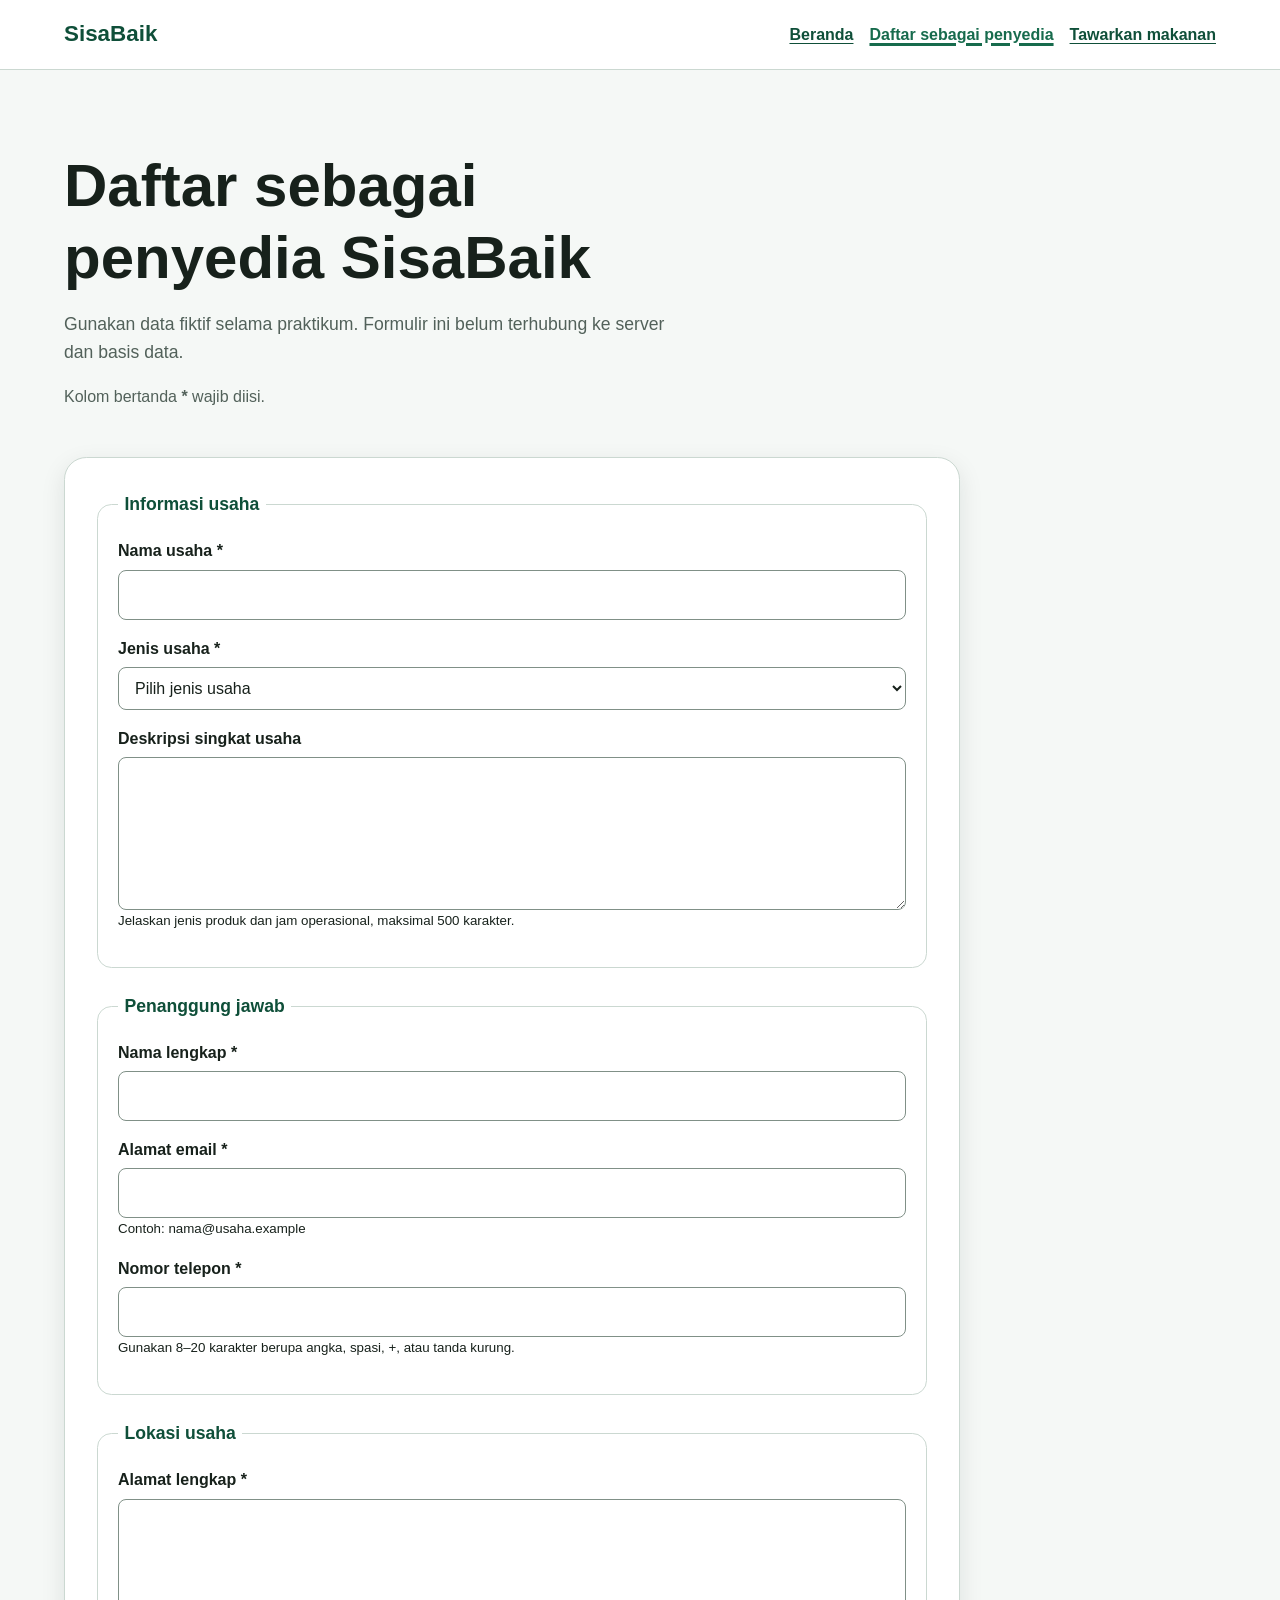
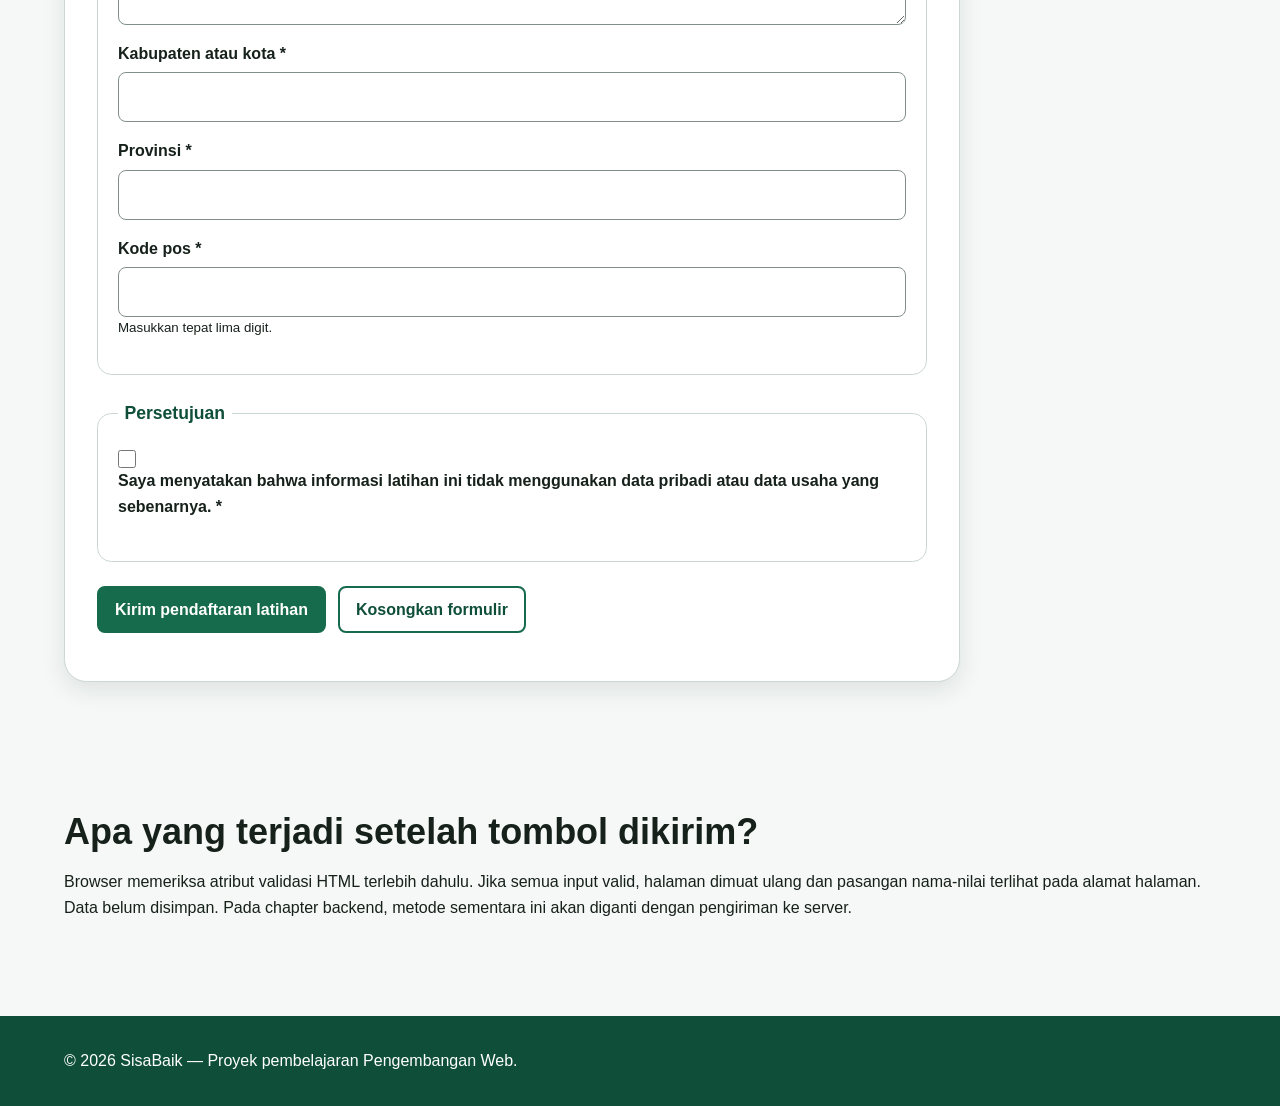
<file: daftar-penyedia.html>
<script src="apps.js" defer></script>
<!doctype html>
<html lang="id">
<head>
  <meta charset="utf-8">
  <meta name="viewport" content="width=device-width, initial-scale=1">
  <meta
    name="description"
    content="Formulir prototipe untuk mendaftarkan usaha sebagai penyedia makanan di SisaBaik."
  >
  <title>Daftar Penyedia | SisaBaik</title>
  <link rel="stylesheet" href="styles.css">
</head>
<body>
  <a class="skip-link" href="#konten-utama">Lewati ke konten utama</a>

  <header class="site-header">
    <div class="container header-layout">
      <p class="brand">SisaBaik</p>
      <nav aria-label="Navigasi utama">
        <ul class="nav-list">
          <li><a href="index.html">Beranda</a></li>
          <li>
            <a href="daftar-penyedia.html" aria-current="page">
              Daftar sebagai penyedia
            </a>
            
          </li>
          <li><a href="tawarkan-makanan.html">Tawarkan makanan</a></li>
        </ul>
      </nav>
    </div>
  </header>

  <main class="container" id="konten-utama" tabindex="-1">
    <div class="page-heading">
      <h1>Daftar sebagai penyedia SisaBaik</h1>
      <p class="lead">
        Gunakan data fiktif selama praktikum. Formulir ini belum terhubung ke
        server dan basis data.
      </p>
      <p class="required-note" id="petunjuk-wajib">Kolom bertanda <strong>*</strong> wajib diisi.</p>
    </div>

    <form
      class="form-card"
      action="daftar-penyedia.html"
      method="get"
      aria-describedby="petunjuk-wajib"
    >
      <fieldset class="form-section">
        <legend>Informasi usaha</legend>

        <p>
          <label for="nama-usaha">Nama usaha *</label><br>
          <input
            type="text"
            id="nama-usaha"
            name="nama_usaha"
            autocomplete="organization"
            minlength="3"
            maxlength="100"
            required
          >
        </p>

        <p>
          <label for="jenis-usaha">Jenis usaha *</label><br>
          <select id="jenis-usaha" name="jenis_usaha" required>
            <option value="">Pilih jenis usaha</option>
            <option value="restoran">Restoran</option>
            <option value="toko-roti">Toko roti</option>
            <option value="katering">Katering</option>
            <option value="ritel">Toko ritel</option>
            <option value="hotel">Hotel atau penginapan</option>
            <option value="lainnya">Lainnya</option>
          </select>
        </p>

        <p>
          <label for="deskripsi-usaha">Deskripsi singkat usaha</label><br>
          <textarea
            id="deskripsi-usaha"
            name="deskripsi_usaha"
            rows="5"
            maxlength="500"
            aria-describedby="bantuan-deskripsi"
          ></textarea><br>
          <small id="bantuan-deskripsi">
            Jelaskan jenis produk dan jam operasional, maksimal 500 karakter.
          </small>
        </p>
      </fieldset>

      <fieldset class="form-section">
        <legend>Penanggung jawab</legend>

        <p>
          <label for="nama-penanggung-jawab">Nama lengkap *</label><br>
          <input
            type="text"
            id="nama-penanggung-jawab"
            name="nama_penanggung_jawab"
            autocomplete="name"
            minlength="3"
            maxlength="100"
            required
          >
        </p>

        <p>
          <label for="email">Alamat email *</label><br>
          <input
            type="email"
            id="email"
            name="email"
            autocomplete="email"
            maxlength="254"
            aria-describedby="bantuan-email"
            required
          ><br>
          <small id="bantuan-email">Contoh: nama@usaha.example</small>
        </p>

        <p>
          <label for="telepon">Nomor telepon *</label><br>
          <input
            type="tel"
            id="telepon"
            name="telepon"
            autocomplete="tel"
            inputmode="tel"
            pattern="[0-9+() ]{8,20}"
            aria-describedby="bantuan-telepon"
            required
          ><br>
          <small id="bantuan-telepon">
            Gunakan 8–20 karakter berupa angka, spasi, +, atau tanda kurung.
          </small>
        </p>
      </fieldset>

      <fieldset class="form-section">
        <legend>Lokasi usaha</legend>

        <p>
          <label for="alamat">Alamat lengkap *</label><br>
          <textarea
            id="alamat"
            name="alamat"
            rows="4"
            autocomplete="street-address"
            minlength="10"
            maxlength="250"
            required
          ></textarea>
        </p>

        <p>
          <label for="kota">Kabupaten atau kota *</label><br>
          <input
            type="text"
            id="kota"
            name="kota"
            autocomplete="address-level2"
            maxlength="100"
            required
          >
        </p>

        <p>
          <label for="provinsi">Provinsi *</label><br>
          <input
            type="text"
            id="provinsi"
            name="provinsi"
            autocomplete="address-level1"
            maxlength="100"
            required
          >
        </p>

        <p>
          <label for="kode-pos">Kode pos *</label><br>
          <input
            type="text"
            id="kode-pos"
            name="kode_pos"
            autocomplete="postal-code"
            inputmode="numeric"
            pattern="[0-9]{5}"
            aria-describedby="bantuan-kode-pos"
            required
          ><br>
          <small id="bantuan-kode-pos">Masukkan tepat lima digit.</small>
        </p>
      </fieldset>

      <fieldset class="form-section">
        <legend>Persetujuan</legend>
        <p>
          <input
            type="checkbox"
            id="persetujuan"
            name="persetujuan"
            value="setuju"
            required
          >
          <label for="persetujuan">
            Saya menyatakan bahwa informasi latihan ini tidak menggunakan
            data pribadi atau data usaha yang sebenarnya. *
          </label>
        </p>
      </fieldset>

      <p class="form-actions">
        <button class="button" type="submit">Kirim pendaftaran latihan</button>
        <button class="button button-secondary" type="reset">Kosongkan formulir</button>
      </p>
    </form>

    <section class="section" aria-labelledby="catatan-prototipe">
      <h2 id="catatan-prototipe">Apa yang terjadi setelah tombol dikirim?</h2>
      <p>
        Browser memeriksa atribut validasi HTML terlebih dahulu. Jika semua
        input valid, halaman dimuat ulang dan pasangan nama-nilai terlihat
        pada alamat halaman. Data belum disimpan. Pada chapter backend,
        metode sementara ini akan diganti dengan pengiriman ke server.
      </p>
    </section>
  </main>

  <footer class="site-footer">
    <div class="container footer-layout">
      <p>&copy; 2026 SisaBaik — Proyek pembelajaran Pengembangan Web.</p>
    </div>
  </footer>
</body>
</html>
</file>
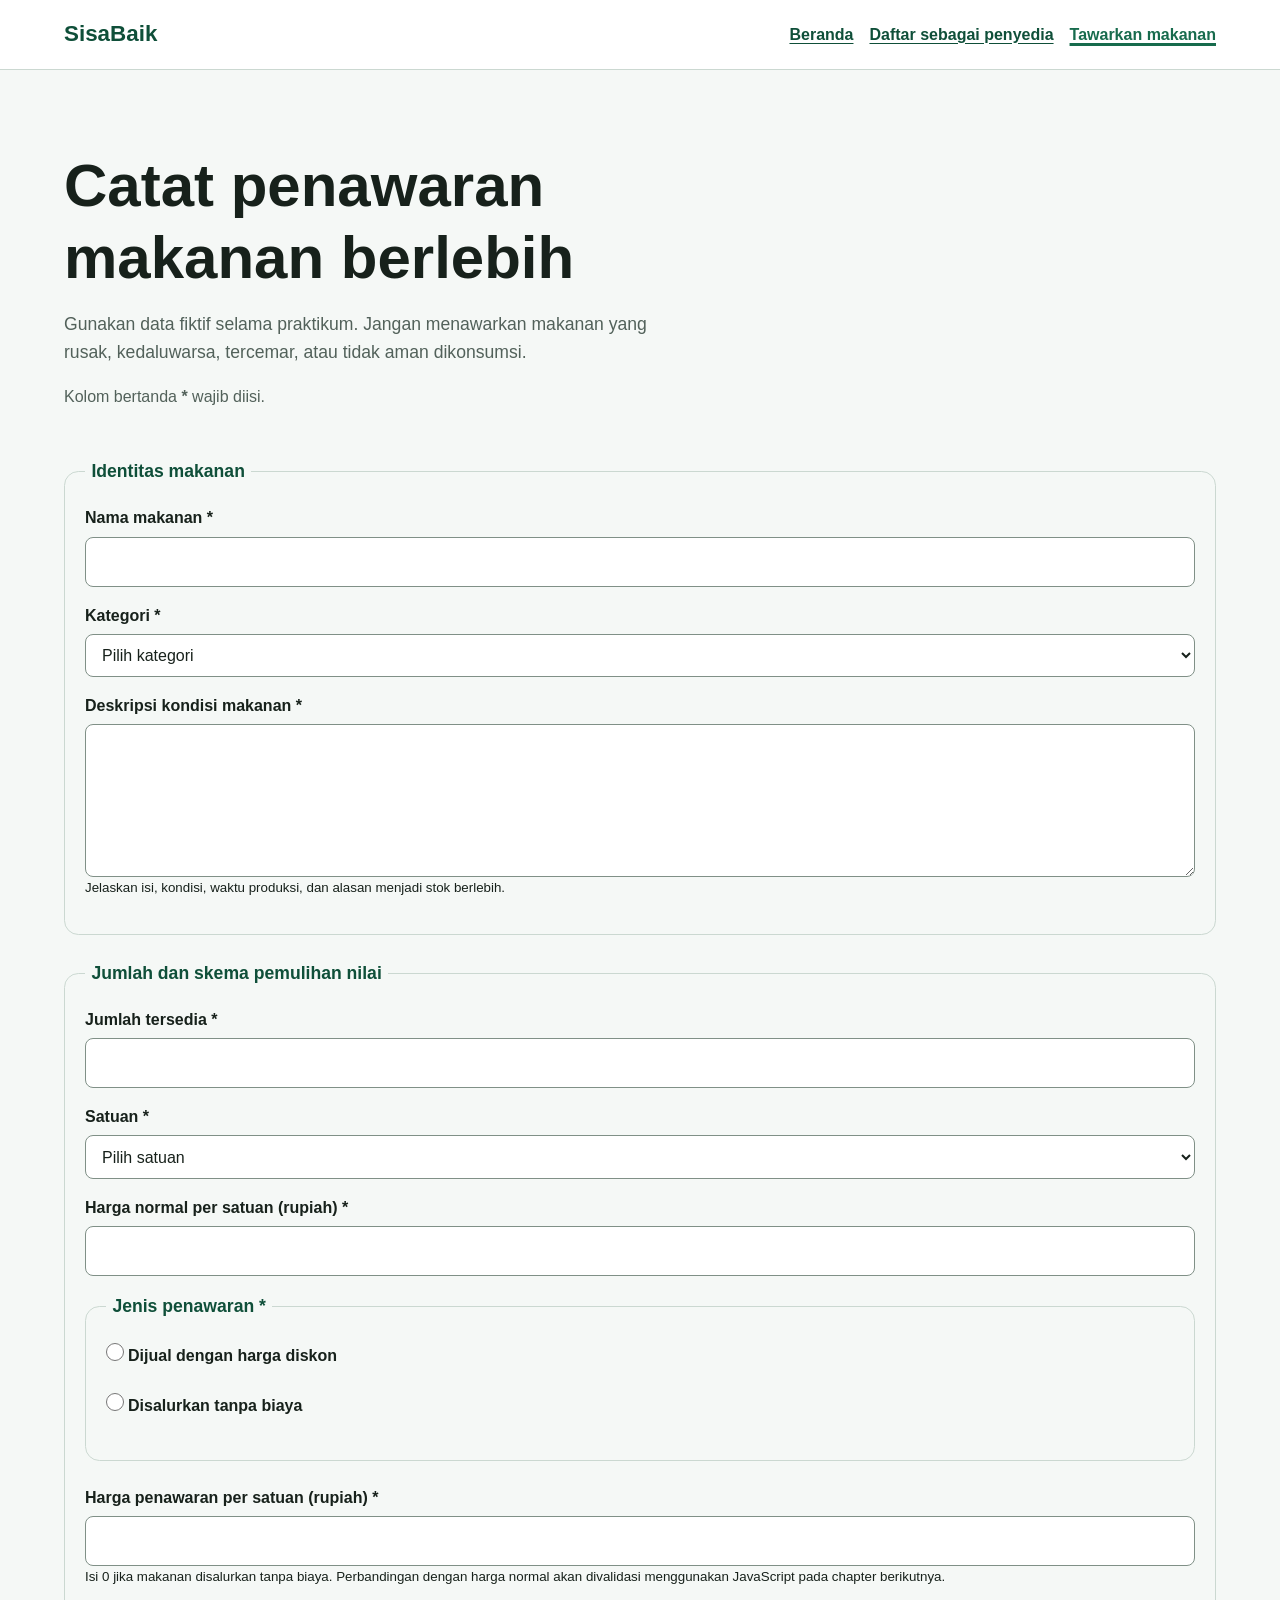
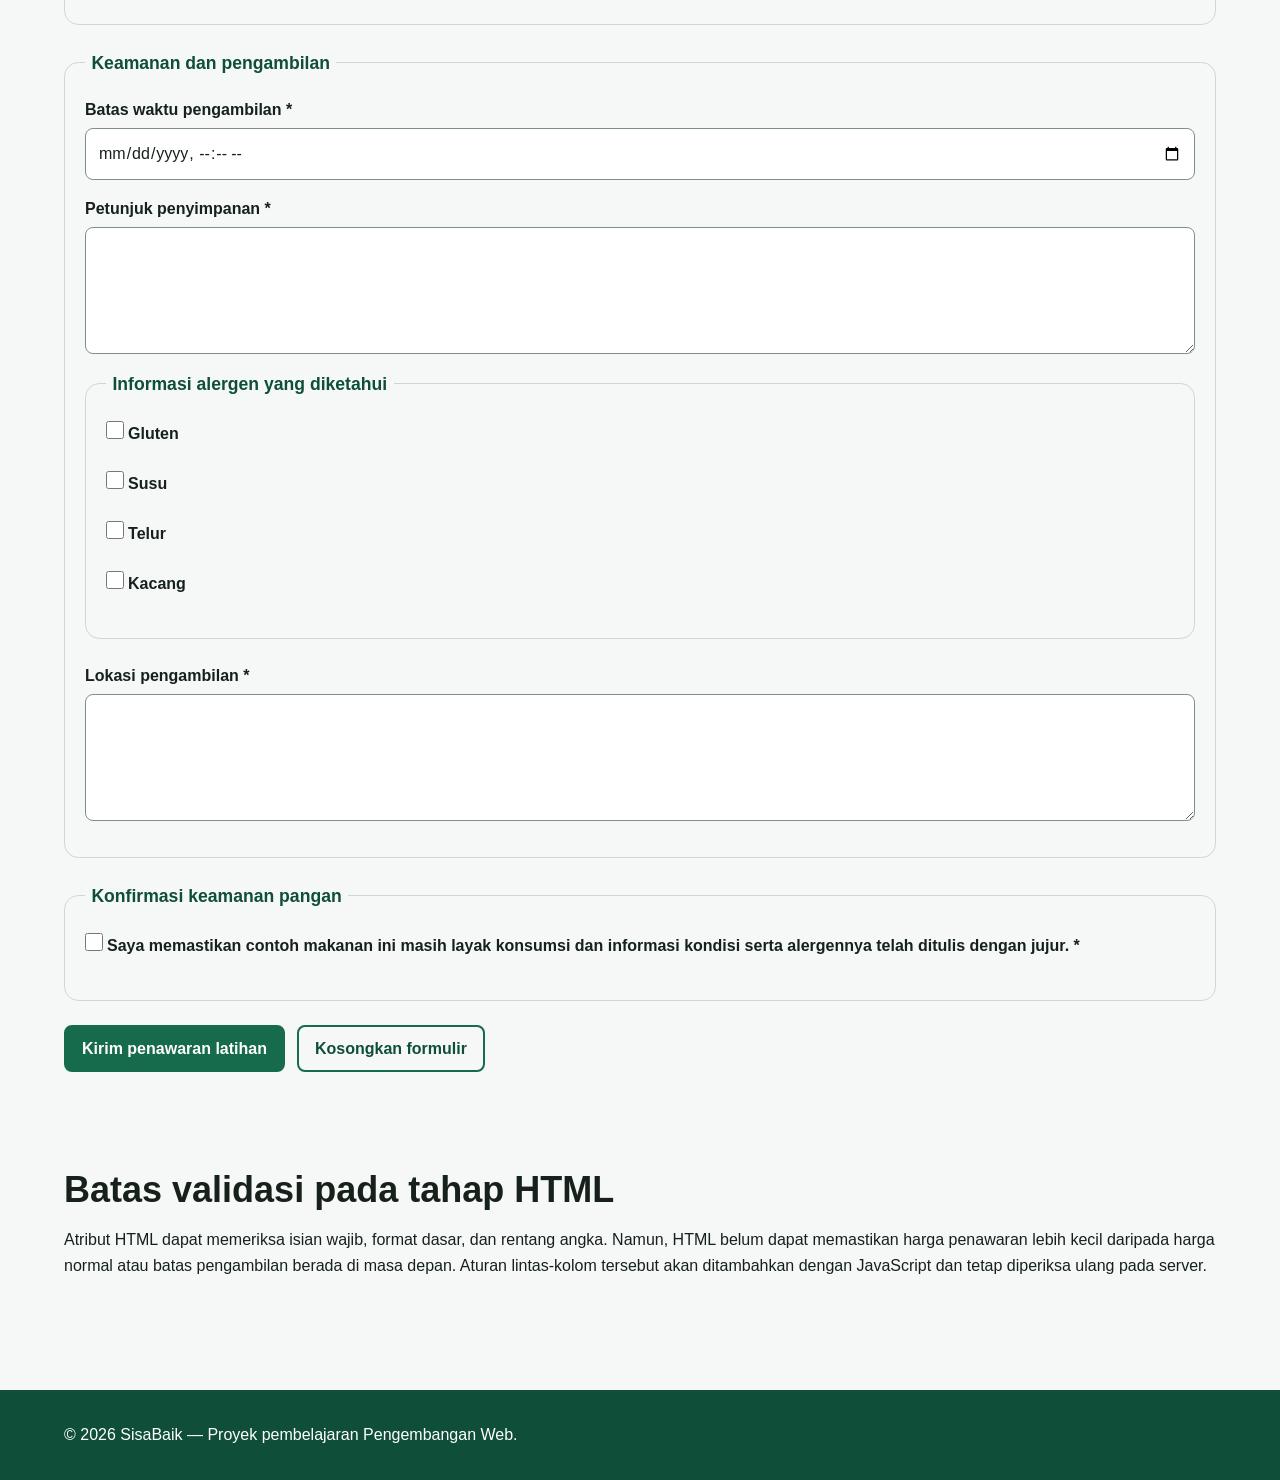
<file: tawarkan-makanan.html>
<script src="apps.js" defer></script>
<form id="form-penawaran" action="tawarkan-makanan.html" method="get" aria-describedby="petunjuk-wajib">
<!doctype html>
<html lang="id">
<head>
  <meta charset="utf-8">
  <meta name="viewport" content="width=device-width, initial-scale=1">
  <meta
    name="description"
    content="Formulir prototipe untuk mencatat makanan berlebih yang akan ditawarkan melalui SisaBaik."
  >
  <title>Tawarkan Makanan | SisaBaik</title>
  <link rel="stylesheet" href="styles.css">
</head>
<body>
  <a class="skip-link" href="#konten-utama">Lewati ke konten utama</a>

  <header class="site-header">
    <div class="container header-layout">
      <p class="brand">SisaBaik</p>
      <nav aria-label="Navigasi utama">
        <ul class="nav-list">
          <li><a href="index.html">Beranda</a></li>
          <li><a href="daftar-penyedia.html">Daftar sebagai penyedia</a></li>
          <li>
            <a href="tawarkan-makanan.html" aria-current="page">
              Tawarkan makanan
            </a>
          </li>
        </ul>
      </nav>
    </div>
  </header>

  <main class="container" id="konten-utama" tabindex="-1">
    <div class="page-heading">
      <h1>Catat penawaran makanan berlebih</h1>
      <p class="lead">
        Gunakan data fiktif selama praktikum. Jangan menawarkan makanan yang
        rusak, kedaluwarsa, tercemar, atau tidak aman dikonsumsi.
      </p>
      <p class="required-note" id="petunjuk-wajib">Kolom bertanda <strong>*</strong> wajib diisi.</p>
    </div>

    <form
      class="form-card"
      action="tawarkan-makanan.html"
      method="get"
      aria-describedby="petunjuk-wajib"
    >
      <fieldset class="form-section">
        <legend>Identitas makanan</legend>

        <p>
          <label for="nama-makanan">Nama makanan *</label><br>
          <input
            type="text"
            id="nama-makanan"
            name="nama_makanan"
            minlength="3"
            maxlength="120"
            required
          >
        </p>

        <p>
          <label for="kategori">Kategori *</label><br>
          <select id="kategori" name="kategori" required>
            <option value="">Pilih kategori</option>
            <option value="makanan-siap-saji">Makanan siap saji</option>
            <option value="roti-kue">Roti atau kue</option>
            <option value="buah-sayur">Buah atau sayur</option>
            <option value="minuman">Minuman</option>
            <option value="bahan-pangan">Bahan pangan</option>
            <option value="lainnya">Lainnya</option>
          </select>
        </p>

        <p>
          <label for="deskripsi-makanan">Deskripsi kondisi makanan *</label><br>
          <textarea
            id="deskripsi-makanan"
            name="deskripsi_makanan"
            rows="5"
            minlength="20"
            maxlength="600"
            aria-describedby="bantuan-deskripsi-makanan"
            required
          ></textarea><br>
          <small id="bantuan-deskripsi-makanan">
            Jelaskan isi, kondisi, waktu produksi, dan alasan menjadi stok berlebih.
          </small>
        </p>
      </fieldset>

      <fieldset class="form-section">
        <legend>Jumlah dan skema pemulihan nilai</legend>

        <p>
          <label for="jumlah">Jumlah tersedia *</label><br>
          <input
            type="number"
            id="jumlah"
            name="jumlah"
            min="1"
            max="1000"
            step="1"
            required
          >
        </p>

        <p>
          <label for="satuan">Satuan *</label><br>
          <select id="satuan" name="satuan" required>
            <option value="">Pilih satuan</option>
            <option value="porsi">Porsi</option>
            <option value="paket">Paket</option>
            <option value="buah">Buah</option>
            <option value="kilogram">Kilogram</option>
            <option value="liter">Liter</option>
          </select>
        </p>

        <p>
          <label for="harga-normal">Harga normal per satuan (rupiah) *</label><br>
          <input
            type="number"
            id="harga-normal"
            name="harga_normal"
            min="0"
            max="10000000"
            step="500"
            required
          >
        </p>

        <fieldset class="form-section">
          <legend>Jenis penawaran *</legend>
          <p>
            <input
              type="radio"
              id="jenis-diskon"
              name="jenis_penawaran"
              value="diskon"
              required
            >
            <label for="jenis-diskon">Dijual dengan harga diskon</label>
          </p>
          <p>
            <input
              type="radio"
              id="jenis-donasi"
              name="jenis_penawaran"
              value="donasi"
            >
            <label for="jenis-donasi">Disalurkan tanpa biaya</label>
          </p>
        </fieldset>

        <p>
          <label for="harga-pemulihan">Harga penawaran per satuan (rupiah) *</label><br>
          <input
            type="number"
            id="harga-pemulihan"
            name="harga_penawaran"
            min="0"
            max="10000000"
            step="500"
            aria-describedby="bantuan-harga"
            required
          ><br>
          <small id="bantuan-harga">
            Isi 0 jika makanan disalurkan tanpa biaya. Perbandingan dengan
            harga normal akan divalidasi menggunakan JavaScript pada chapter berikutnya.
          </small>
        </p>
      </fieldset>

      <fieldset class="form-section">
        <legend>Keamanan dan pengambilan</legend>

        <p>
          <label for="batas-pengambilan">Batas waktu pengambilan *</label><br>
          <input
            type="datetime-local"
            id="batas-pengambilan"
            name="batas_pengambilan"
            required
          >
        </p>

        <p>
          <label for="petunjuk-penyimpanan">Petunjuk penyimpanan *</label><br>
          <textarea
            id="petunjuk-penyimpanan"
            name="petunjuk_penyimpanan"
            rows="4"
            minlength="10"
            maxlength="300"
            required
          ></textarea>
        </p>

        <fieldset class="form-section">
          <legend>Informasi alergen yang diketahui</legend>
          <p>
            <input type="checkbox" id="alergen-gluten" name="alergen" value="gluten">
            <label for="alergen-gluten">Gluten</label>
          </p>
          <p>
            <input type="checkbox" id="alergen-susu" name="alergen" value="susu">
            <label for="alergen-susu">Susu</label>
          </p>
          <p>
            <input type="checkbox" id="alergen-telur" name="alergen" value="telur">
            <label for="alergen-telur">Telur</label>
          </p>
          <p>
            <input type="checkbox" id="alergen-kacang" name="alergen" value="kacang">
            <label for="alergen-kacang">Kacang</label>
          </p>
        </fieldset>

        <p>
          <label for="lokasi-pengambilan">Lokasi pengambilan *</label><br>
          <textarea
            id="lokasi-pengambilan"
            name="lokasi_pengambilan"
            rows="4"
            autocomplete="street-address"
            minlength="10"
            maxlength="250"
            required
          ></textarea>
        </p>
      </fieldset>

      <fieldset class="form-section">
        <legend>Konfirmasi keamanan pangan</legend>
        <p>
          <input
            type="checkbox"
            id="konfirmasi-keamanan"
            name="konfirmasi_keamanan"
            value="terkonfirmasi"
            required
          >
          <label for="konfirmasi-keamanan">
            Saya memastikan contoh makanan ini masih layak konsumsi dan
            informasi kondisi serta alergennya telah ditulis dengan jujur. *
          </label>
        </p>
      </fieldset>

      <p class="form-actions">
        <button class="button" type="submit">Kirim penawaran latihan</button>
        <button class="button button-secondary" type="reset">Kosongkan formulir</button>
      </p>
    </form>

    <section class="section" aria-labelledby="batas-validasi-html">
      <h2 id="batas-validasi-html">Batas validasi pada tahap HTML</h2>
      <p>
        Atribut HTML dapat memeriksa isian wajib, format dasar, dan rentang
        angka. Namun, HTML belum dapat memastikan harga penawaran lebih kecil
        daripada harga normal atau batas pengambilan berada di masa depan.
        Aturan lintas-kolom tersebut akan ditambahkan dengan JavaScript dan
        tetap diperiksa ulang pada server.
      </p>
    </section>
  </main>

  <footer class="site-footer">
    <div class="container footer-layout">
      <p>&copy; 2026 SisaBaik — Proyek pembelajaran Pengembangan Web.</p>
    </div>
  </footer>
</body>
</html>
</file>
<file: styles.css>
:root {
  --color-primary: #176b4d;
  --color-primary-dark: #0f4f39;
  --color-primary-soft: #e8f5ef;
  --color-accent: #f2b84b;
  --color-text: #17211b;
  --color-muted: #52615a;
  --color-surface: #ffffff;
  --color-background: #f5f8f6;
  --color-border: #cbd8d1;
  --color-danger: #a52a2a;
  --shadow-card: 0 0.5rem 1.5rem rgb(23 33 27 / 10%);
  --radius-small: 0.5rem;
  --radius-medium: 0.9rem;
  --radius-large: 1.4rem;
  --content-width: 72rem;
}

*,
*::before,
*::after {
  box-sizing: border-box;
}

html {
  scroll-behavior: smooth;
}

body {
  margin: 0;
  background: var(--color-background);
  color: var(--color-text);
  font-family: Arial, Helvetica, sans-serif;
  font-size: 1rem;
  line-height: 1.6;
}
h1,
h2,
h3,
p {
  margin-block-start: 0;
}

h1,
h2,
h3 {
  line-height: 1.2;
}

h1 {
  max-width: 18ch;
  margin-block-end: 1rem;
  font-size: clamp(2rem, 7vw, 3.75rem);
}

h2 {
  margin-block-end: 1rem;
  font-size: clamp(1.5rem, 4vw, 2.25rem);
}

h3 {
  margin-block-end: 0.6rem;
  font-size: 1.2rem;
}

a {
  color: var(--color-primary-dark);
  text-underline-offset: 0.2em;
}

a:hover {
    text-decoration-thickness: 0.18em;
}

:focus-visible {
  outline: 0.2rem solid var(--color-accent);
  outline-offset: 0.2rem;
}

.skip-link {
  position: absolute;
  inset-block-start: 0.5rem;
  inset-inline-start: 0.5rem;
  z-index: 100;
  padding: 0.7rem 1rem;
  border-radius: var(--radius-small);
  background: var(--color-text);
  color: var(--color-surface);
  transform: translateY(-180%);
}

.skip-link:focus {
  transform: translateY(0);
}

.container {
  width: min(100% - 2rem, var(--content-width));
  margin-inline: auto;
}

.site-header {
  background: var(--color-surface);
  border-block-end: 0.0625rem solid var(--color-border);
}

.header-layout {
  display: flex;
  flex-direction: column;
  gap: 0.75rem;
  padding-block: 1rem;
}

.brand {
  margin: 0;
  color: var(--color-primary-dark);
  font-size: 1.4rem;
  font-weight: 700;
}

.nav-list {
  display: flex;
  flex-wrap: wrap;
  gap: 0.5rem 1rem;
  margin: 0;
  padding: 0;
  list-style: none;
}

.nav-list a {
  display: inline-block;
  padding-block: 0.35rem;
  font-weight: 700;
}

.nav-list a[aria-current="page"] {
  color: var(--color-primary);
  text-decoration-thickness: 0.2em;
}

.hero {
  padding-block: clamp(3rem, 10vw, 7rem);
  background:
    linear-gradient(135deg, rgb(232 245 239 / 95%), rgb(255 255 255 / 92%));
}

.hero-layout {
  display: grid;
  gap: 2rem;
  align-items: center;
}

.eyebrow {
  margin-block-end: 0.5rem;
  color: var(--color-primary-dark);
  font-weight: 700;
  letter-spacing: 0.05em;
  text-transform: uppercase;
}

.lead {
  max-width: 62ch;
  color: var(--color-muted);
  font-size: 1.1rem;
}

.hero-panel {
  padding: 1.5rem;
  border: 0.0625rem solid var(--color-border);
  border-radius: var(--radius-large);
  background: var(--color-surface);
  box-shadow: var(--shadow-card);
}

.hero-panel strong {
  display: block;
  color: var(--color-primary-dark);
  font-size: 2rem;
}
.button-group,
.form-actions {
  display: flex;
  flex-wrap: wrap;
  gap: 0.75rem;
  align-items: center;
}

.button {
  display: inline-block;
  padding: 0.75rem 1rem;
  border: 0.125rem solid var(--color-primary);
  border-radius: var(--radius-small);
  background: var(--color-primary);
  color: var(--color-surface);
  font: inherit;
  font-weight: 700;
  line-height: 1.2;
  text-decoration: none;
  cursor: pointer;
}

.button:hover {
  background: var(--color-primary-dark);
  border-color: var(--color-primary-dark);
}

.button-secondary {
  background: transparent;
  color: var(--color-primary-dark);
}

.section {
  padding-block: clamp(2.5rem, 7vw, 5rem);
}

.section-alt {
  background: var(--color-surface);
}

.section-intro {
  max-width: 65ch;
  color: var(--color-muted);
}

.steps-grid,
.benefit-grid,
.offer-grid {
  display: grid;
  grid-template-columns: 1fr;
  gap: 1rem;
}

.card {
  padding: 1.25rem;
  border: 0.0625rem solid var(--color-border);
  border-radius: var(--radius-medium);
  background: var(--color-surface);
  box-shadow: var(--shadow-card);
}

.step-number {
  display: inline-grid;
  width: 2.25rem;
  height: 2.25rem;
  margin-block-end: 0.75rem;
  place-items: center;
  border-radius: 50%;
  background: var(--color-primary-soft);
  color: var(--color-primary-dark);
  font-weight: 700;
}

.offer-card {
  display: flex;
  flex-direction: column;
  overflow: hidden;
  border: 0.0625rem solid var(--color-border);
  border-radius: var(--radius-medium);
  background: var(--color-surface);
  box-shadow: var(--shadow-card);
}

.offer-card__visual {
  min-height: 8rem;
  background: linear-gradient(135deg, var(--color-primary), var(--color-primary-dark));
}

.offer-card__content {
  display: flex;
  flex: 1;
  flex-direction: column;
  padding: 1.25rem;
}

.offer-card__meta {
  color: var(--color-muted);
}

.offer-card__price {
  margin-block-start: auto;
  font-size: 1.15rem;
}

.badge {
  display: inline-block;
  width: fit-content;
  margin-block-end: 0.75rem;
}
padding: 0.25rem 0.6rem;
  border-radius: 999px;
  background: var(--color-primary-soft);
  color: var(--color-primary-dark);
  font-size: 0.85rem;
  font-weight: 700;
}

.notice {
  padding: 1rem;
  border-inline-start: 0.3rem solid var(--color-primary);
  border-radius: var(--radius-small);
  background: var(--color-primary-soft);
}

.page-heading {
  padding-block: clamp(2.5rem, 7vw, 5rem) 2rem;
}

.form-card {
  max-width: 56rem;
  margin-block-end: 3rem;
  padding: clamp(1rem, 4vw, 2rem);
  border: 0.0625rem solid var(--color-border);
  border-radius: var(--radius-large);
  background: var(--color-surface);
  box-shadow: var(--shadow-card);
}

.form-section {
  margin: 0 0 1.5rem;
  padding: 1.25rem;
  border: 0.0625rem solid var(--color-border);
  border-radius: var(--radius-medium);
}

.form-section legend {
  padding-inline: 0.4rem;
  color: var(--color-primary-dark);
  font-size: 1.1rem;
  font-weight: 700;
}

label {
  display: inline-block;
  margin-block-end: 0.35rem;
  font-weight: 700;
}

input,
select,
textarea {
  width: 100%;
  padding: 0.7rem 0.75rem;
  border: 0.0625rem solid #809087;
  border-radius: var(--radius-small);
  background: var(--color-surface);
  color: var(--color-text);
  font: inherit;
}

textarea {
  resize: vertical;
}

input:focus,
select:focus,
textarea:focus {
  border-color: var(--color-primary-dark);
}

input[type="checkbox"],
input[type="radio"] {
  width: 1.1rem;
  height: 1.1rem;
  margin: 0.2rem 0 0;
  accent-color: var(--color-primary);
}

.required-note {
  color: var(--color-muted);
}

.site-footer {
  padding-block: 2rem;
  background: var(--color-primary-dark);
  color: var(--color-surface);
}

.site-footer a {
  color: var(--color-surface);
}

.footer-layout {
  display: flex;
  flex-direction: column;
  gap: 0.5rem;
}

.footer-layout p,
.footer-layout address {
  margin: 0;
}

@media (min-width: 48rem) {
  .header-layout {
    flex-direction: row;
    justify-content: space-between;
    align-items: center;
  }

  .hero-layout {
    grid-template-columns: minmax(0, 1.5fr) minmax(15rem, 0.7fr);
  }

  .steps-grid,
  .benefit-grid {
    grid-template-columns: repeat(3, minmax(0, 1fr));
  }

  .offer-grid {
    grid-template-columns: repeat(2, minmax(0, 1fr));
  }

  .footer-layout {
    flex-direction: row;
    justify-content: space-between;
    align-items: center;
  }
}

@media (min-width: 68rem) {
  .offer-grid {
    grid-template-columns: repeat(3, minmax(0, 1fr));
  }
}

@media (prefers-reduced-motion: reduce) {
  html {
    scroll-behavior: auto;
  }
}

.filter-panel { display:grid; gap:1rem; margin-block:1.5rem; padding:1rem; border:0.0625rem solid var(--color-border); border-radius:var(--radius-medium); background:var(--color-surface); }
.filter-panel p { margin:0; }
.status-message { min-height:1.6em; color:var(--color-muted); }
.cart-summary { margin-block-start:1.5rem; padding:1rem; border-radius:var(--radius-medium); background:var(--color-primary-soft); }
.error-message { color:var(--color-danger); font-weight:700; }
@media (min-width:48rem) { .filter-panel { grid-template-columns:repeat(2,minmax(0,1fr)); } }
</file>
